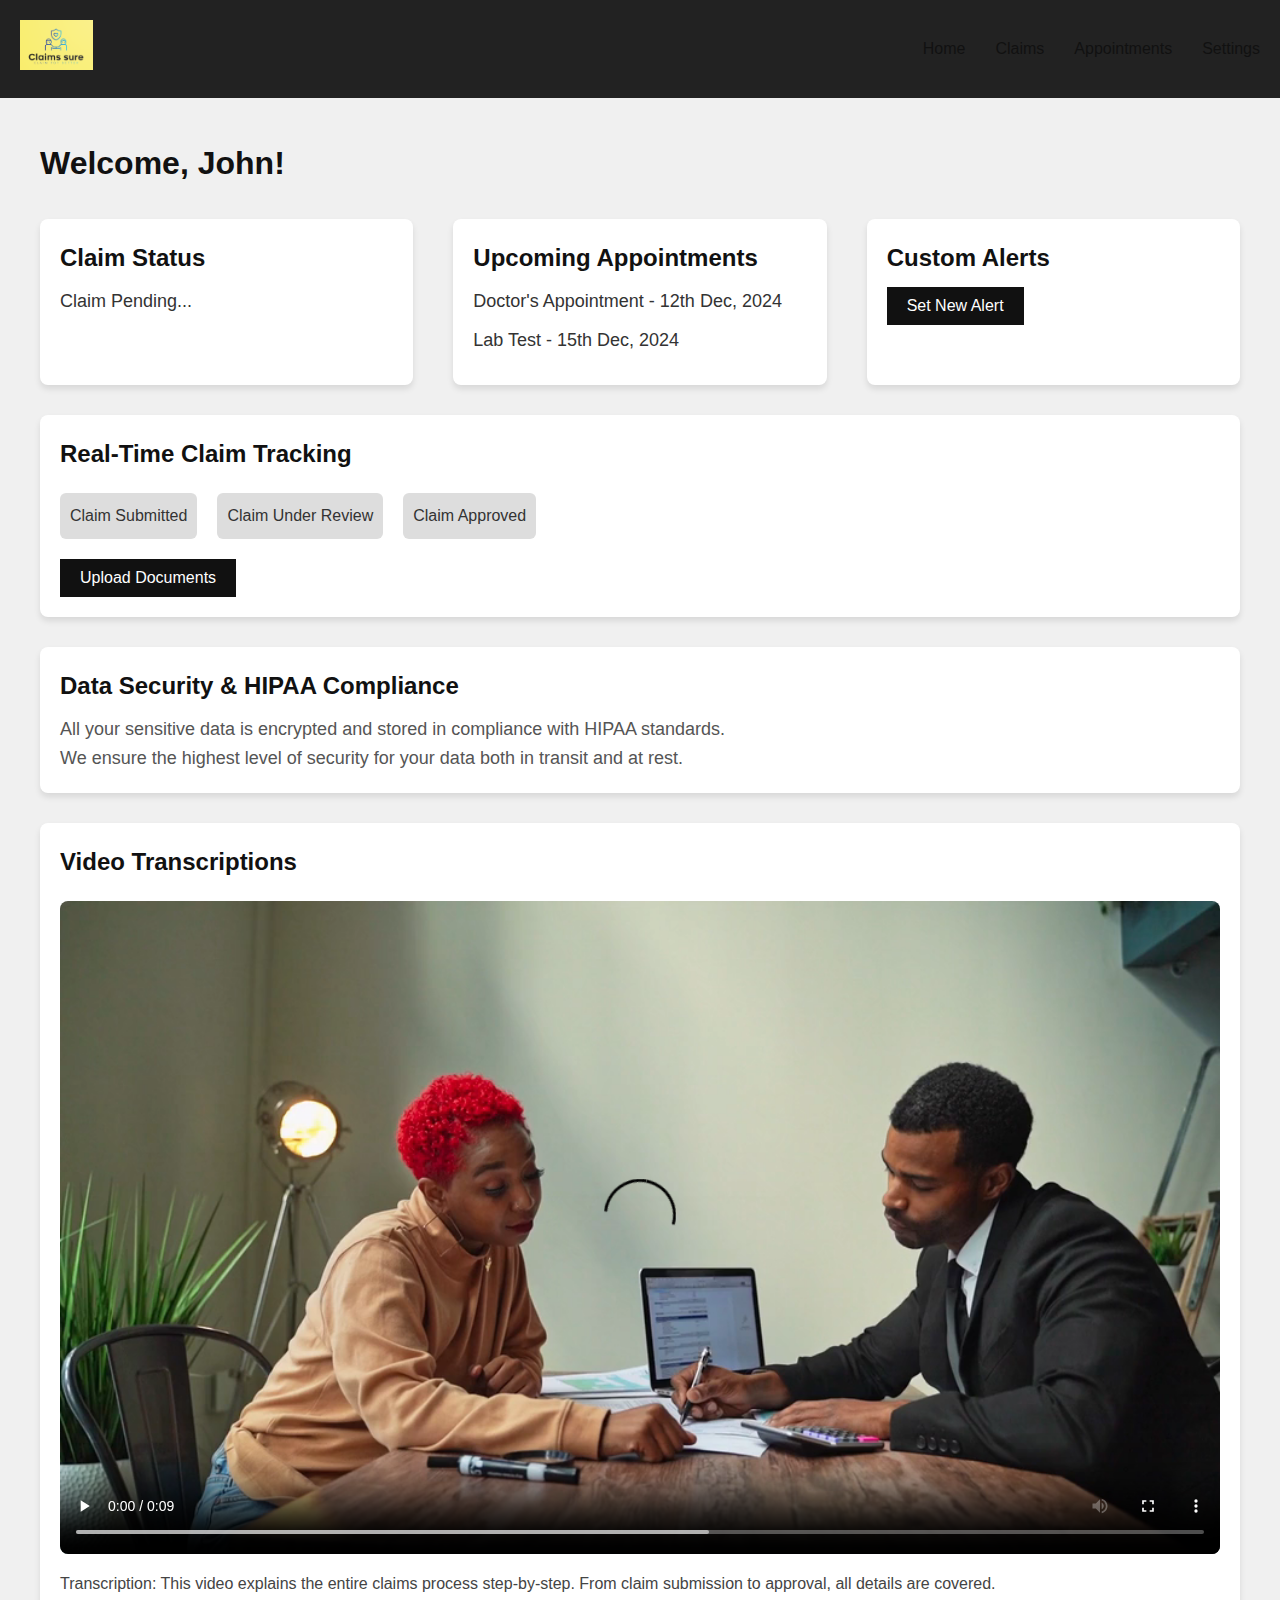
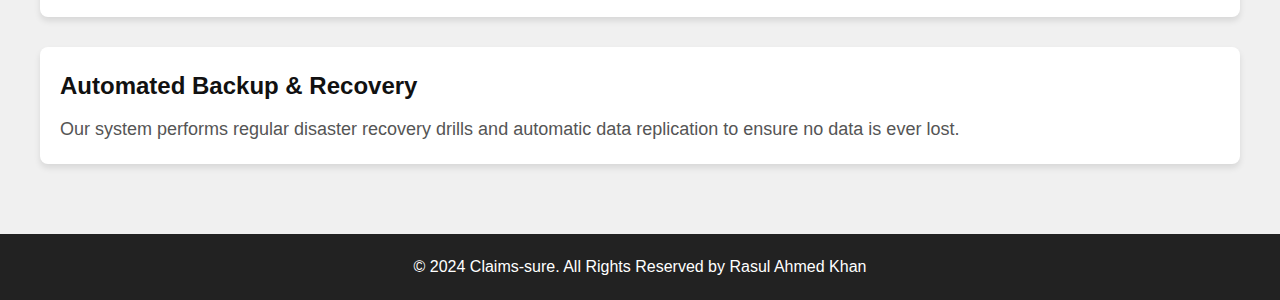
<file: Frontend.html>
<!DOCTYPE html>
<html lang="en">
<head>
  <meta charset="UTF-8">
  <meta name="viewport" content="width=device-width, initial-scale=1.0">
  <title>Claims-sure Dashboard by Rasul Ahmed Khan</title>
  <link rel="stylesheet" href="styles.css">
  <script src="app.js" defer></script>
</head>
<body>

  <!-- Header Section -->
  <header>
    <div class="logo">
      <img src="logo.png" alt="Claims-sure Logo">
    </div>
    <nav>
      <ul>
        <li><a href="#">Home</a></li>
        <li><a href="#">Claims</a></li>
        <li><a href="#">Appointments</a></li>
        <li><a href="#">Settings</a></li>
      </ul>
    </nav>
  </header>

  <!-- Dashboard Section -->
  <section id="dashboard">
    <div class="container">
      <h1>Welcome, John!</h1>
      <div class="dashboard-info">
        <div class="claim-status">
          <h2>Claim Status</h2>
          <p id="claim-status">Claim Pending...</p>
        </div>
        <div class="appointments">
          <h2>Upcoming Appointments</h2>
          <ul id="appointment-list">
            <li>Doctor's Appointment - 12th Dec, 2024</li>
            <li>Lab Test - 15th Dec, 2024</li>
          </ul>
        </div>
        <div class="alerts">
          <h2>Custom Alerts</h2>
          <button onclick="setAlert()">Set New Alert</button>
        </div>
      </div>

      <!-- Real-time Claim Tracking -->
      <div class="claim-tracking">
        <h2>Real-Time Claim Tracking</h2>
        <div class="claim-progress">
          <div class="claim-step">Claim Submitted</div>
          <div class="claim-step">Claim Under Review</div>
          <div class="claim-step">Claim Approved</div>
        </div>
        <button onclick="uploadDocuments()">Upload Documents</button>
      </div>

      <!-- Data Security Section -->
      <div class="security">
        <h2>Data Security & HIPAA Compliance</h2>
        <p>All your sensitive data is encrypted and stored in compliance with HIPAA standards.</p>
        <p>We ensure the highest level of security for your data both in transit and at rest.</p>
      </div>

      <!-- Video Transcriptions -->
      <div class="video-transcriptions">
        <h2>Video Transcriptions</h2>
        <div class="video">
          <video width="600" controls>
            <source src="Video.mp4" type="video/mp4">
            Your browser does not support the video tag.
          </video>
          <p>Transcription: This video explains the entire claims process step-by-step. From claim submission to approval, all details are covered.</p>
        </div>
      </div>

      <!-- Backup and Recovery -->
      <div class="backup">
        <h2>Automated Backup & Recovery</h2>
        <p>Our system performs regular disaster recovery drills and automatic data replication to ensure no data is ever lost.</p>
      </div>
    </div>
  </section>

  <!-- Footer Section -->
  <footer>
    <p>&copy; 2024 Claims-sure. All Rights Reserved by Rasul Ahmed Khan</p>
  </footer>

</body>
</html>
</file>
<file: styles.css>
/* Global Styles */
* {
    margin: 0;
    padding: 0;
    box-sizing: border-box;
  }
  
  body {
    font-family: Arial, sans-serif;
    background-color: #f0f0f0;
    color: #333;
    line-height: 1.6;
  }
  
  h1, h2 {
    color: #111;
  }
  
  a {
    color: #111;
    text-decoration: none;
    transition: color 0.3s;
  }
  
  a:hover {
    color: #555;
  }
  
  button {
    background-color: #111;
    color: #fff;
    border: none;
    padding: 10px 20px;
    font-size: 16px;
    cursor: pointer;
    transition: background-color 0.3s;
  }
  
  button:hover {
    background-color: #555;
  }
  
  /* Header Section */
  header {
    background-color: #222;
    padding: 20px;
    display: flex;
    justify-content: space-between;
    align-items: center;
  }
  
  header .logo img {
    height: 50px;
  }
  
  nav ul {
    list-style: none;
    display: flex;
  }
  
  nav ul li {
    margin-left: 30px;
  }
  
  nav ul li:first-child {
    margin-left: 0;
  }
  
  /* Dashboard Section */
  #dashboard {
    padding: 40px;
  }
  
  .container {
    display: flex;
    flex-direction: column;
    gap: 30px;
  }
  
  h1 {
    font-size: 32px;
    font-weight: 600;
  }
  
  .dashboard-info {
    display: flex;
    gap: 40px;
  }
  
  .dashboard-info > div {
    flex: 1;
    background-color: #fff;
    padding: 20px;
    border-radius: 8px;
    box-shadow: 0 4px 6px rgba(0, 0, 0, 0.1);
  }
  
  .dashboard-info h2 {
    font-size: 24px;
    margin-bottom: 10px;
  }
  
  .dashboard-info p, .dashboard-info ul {
    font-size: 18px;
  }
  
  .dashboard-info ul {
    list-style: none;
  }
  
  .dashboard-info li {
    margin-bottom: 10px;
  }
  
  /* Claim Tracking Section */
  .claim-tracking {
    background-color: #fff;
    padding: 20px;
    border-radius: 8px;
    box-shadow: 0 4px 6px rgba(0, 0, 0, 0.1);
  }
  
  .claim-tracking h2 {
    font-size: 24px;
    margin-bottom: 20px;
  }
  
  .claim-progress {
    display: flex;
    gap: 20px;
    margin-bottom: 20px;
  }
  
  .claim-step {
    background-color: #ddd;
    padding: 10px;
    border-radius: 6px;
  }
  
  .claim-step b {
    font-weight: 700;
  }
  
  /* Security Section */
  .security {
    background-color: #fff;
    padding: 20px;
    border-radius: 8px;
    box-shadow: 0 4px 6px rgba(0, 0, 0, 0.1);
  }
  
  .security h2 {
    font-size: 24px;
    margin-bottom: 10px;
  }
  
  .security p {
    font-size: 18px;
    color: #555;
  }
  
  /* Video Transcriptions Section */
  .video-transcriptions {
    background-color: #fff;
    padding: 20px;
    border-radius: 8px;
    box-shadow: 0 4px 6px rgba(0, 0, 0, 0.1);
  }
  
  .video-transcriptions h2 {
    font-size: 24px;
    margin-bottom: 20px;
  }
  
  video {
    width: 100%;
    border-radius: 8px;
  }
  
  .video-transcriptions p {
    font-size: 16px;
    color: #444;
    margin-top: 10px;
  }
  
  /* Backup and Recovery Section */
  .backup {
    background-color: #fff;
    padding: 20px;
    border-radius: 8px;
    box-shadow: 0 4px 6px rgba(0, 0, 0, 0.1);
  }
  
  .backup h2 {
    font-size: 24px;
    margin-bottom: 10px;
  }
  
  .backup p {
    font-size: 18px;
    color: #555;
  }
  
  /* Footer Section */
  footer {
    background-color: #222;
    color: #fff;
    text-align: center;
    padding: 20px;
    font-size: 16px;
    margin-top: 30px;
  }
</file>
